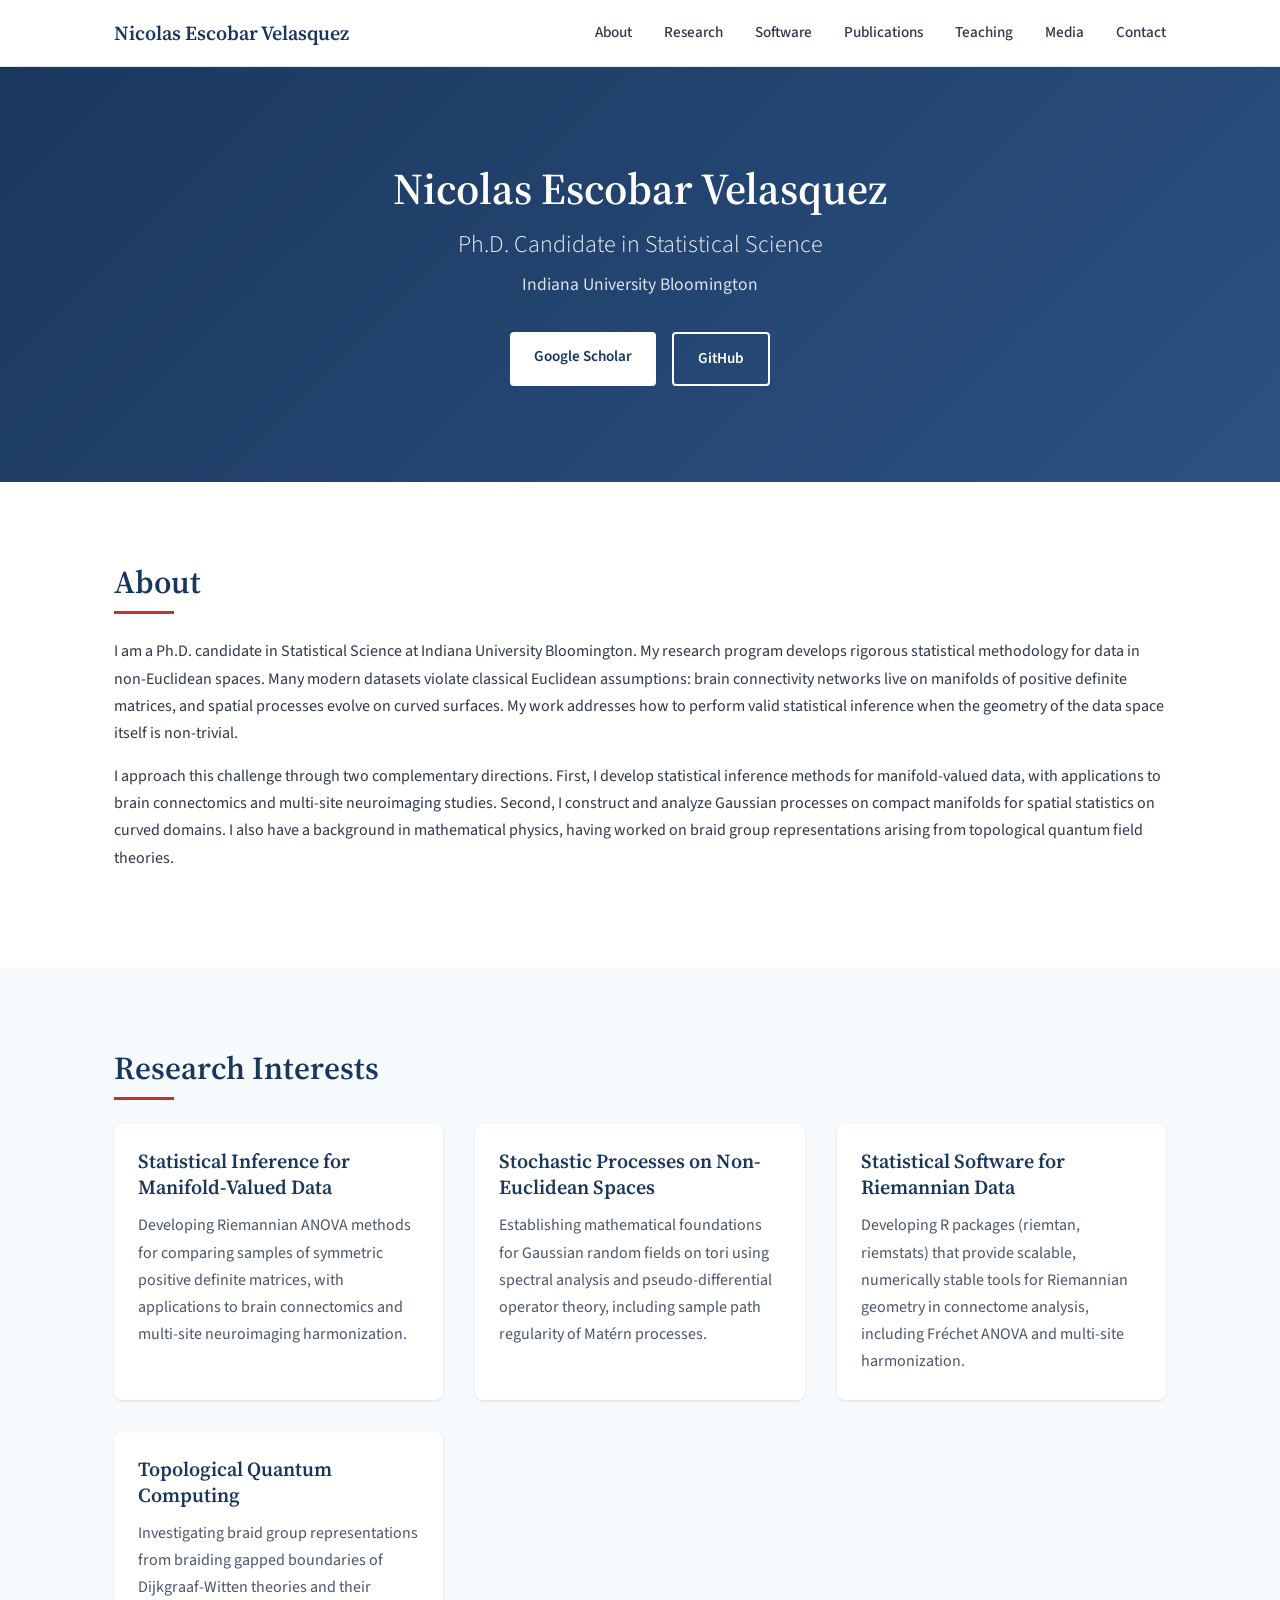
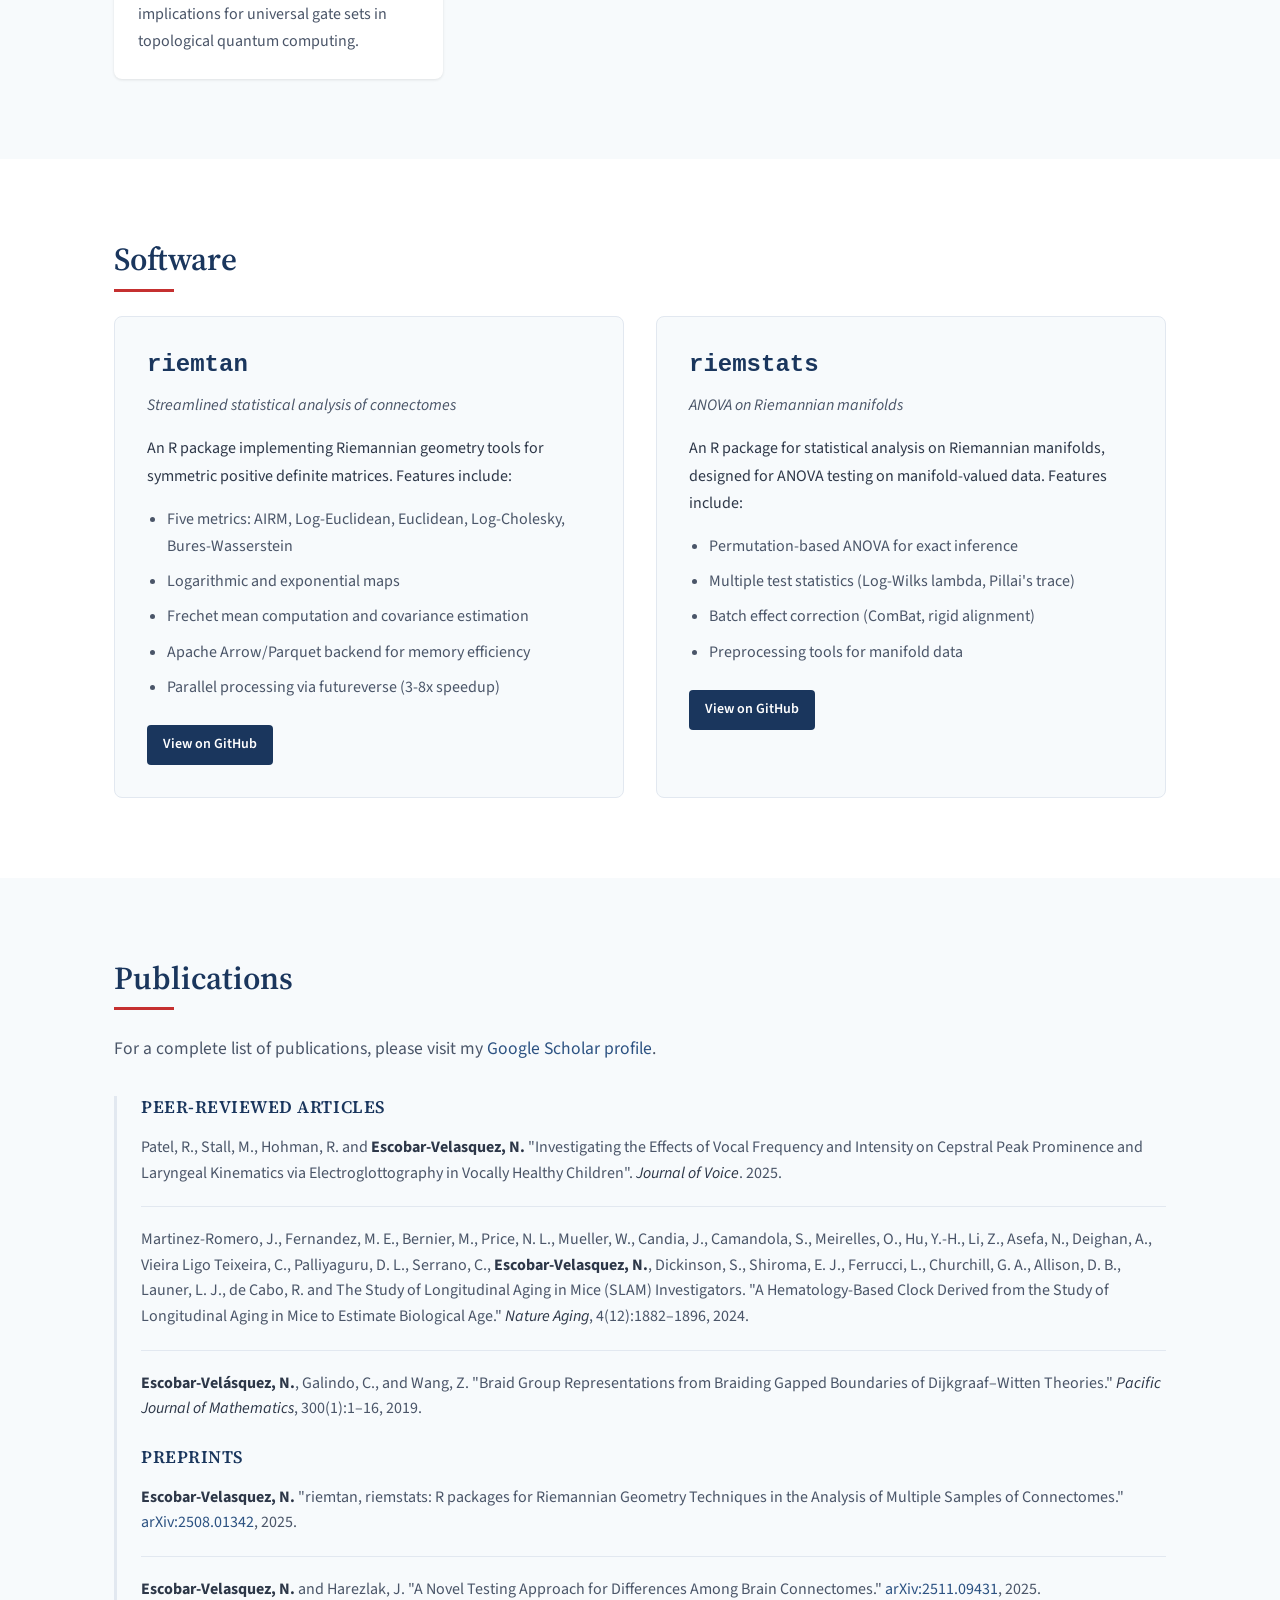
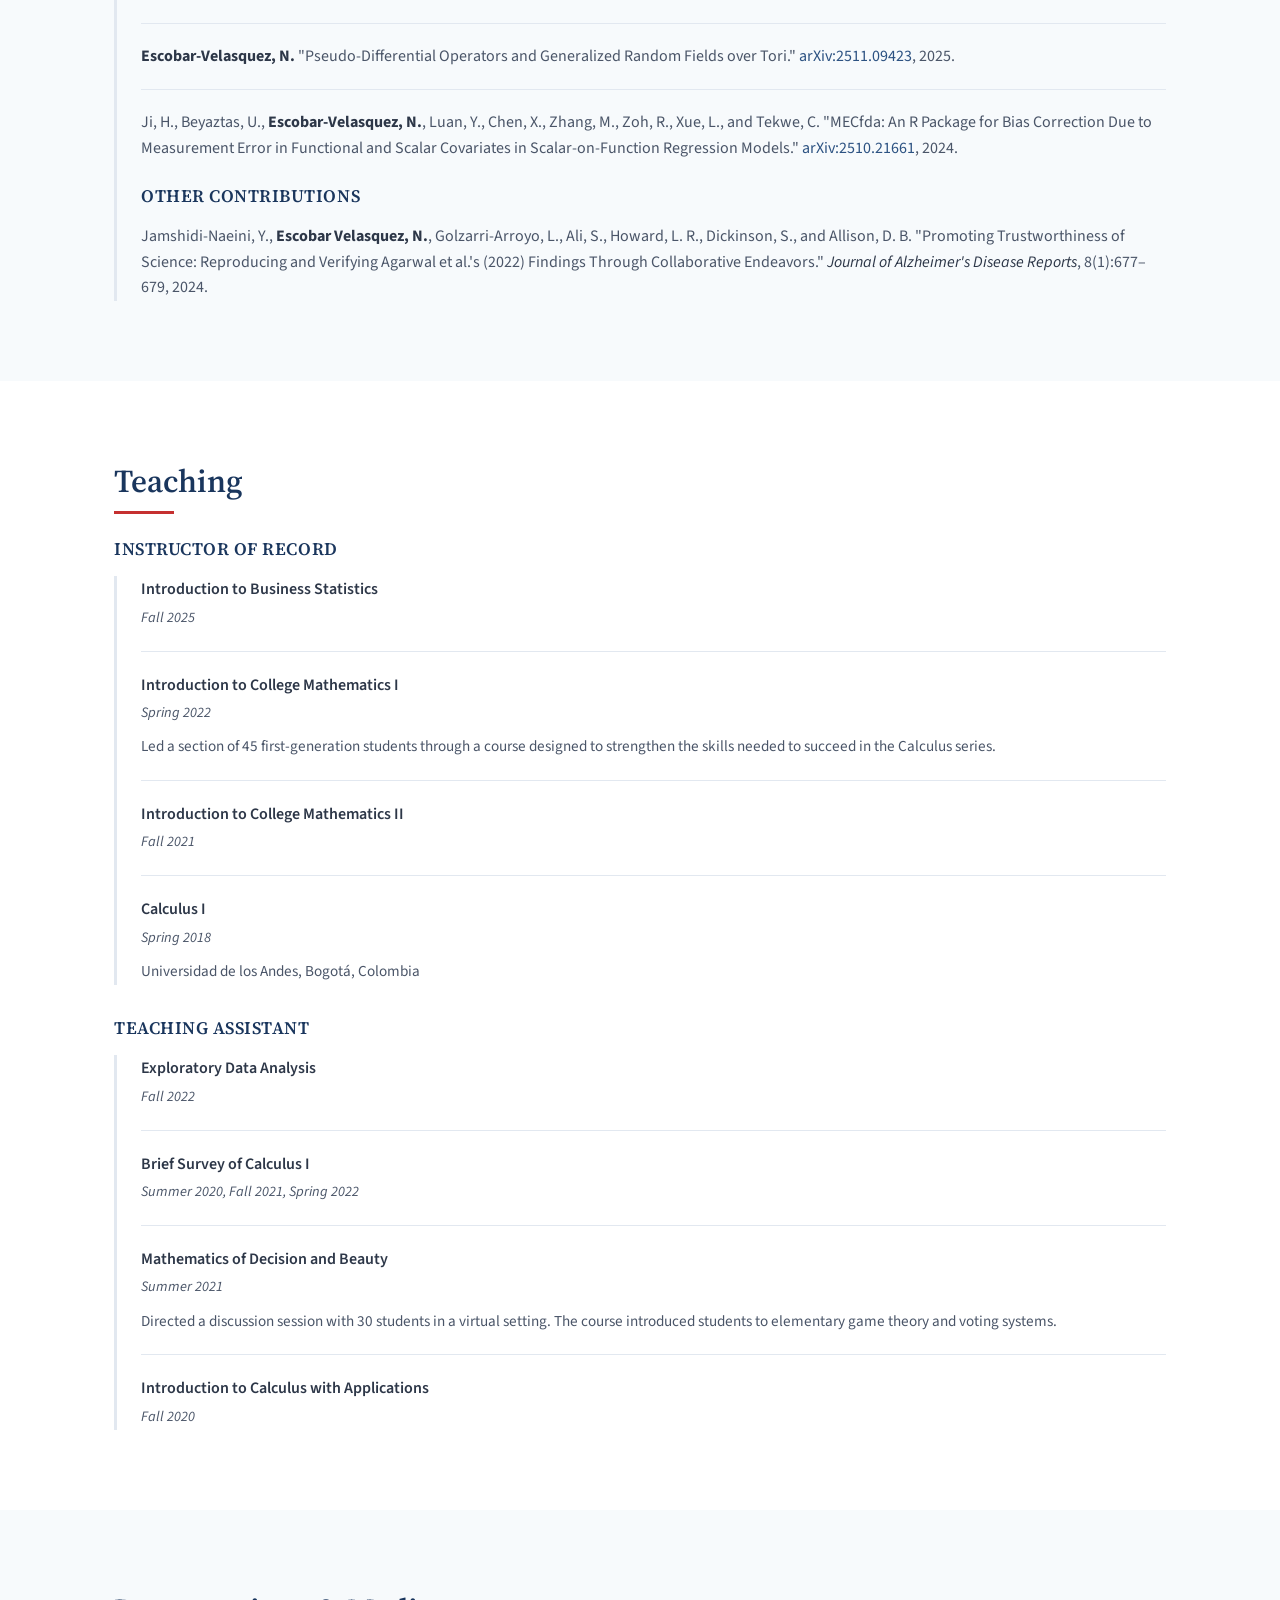
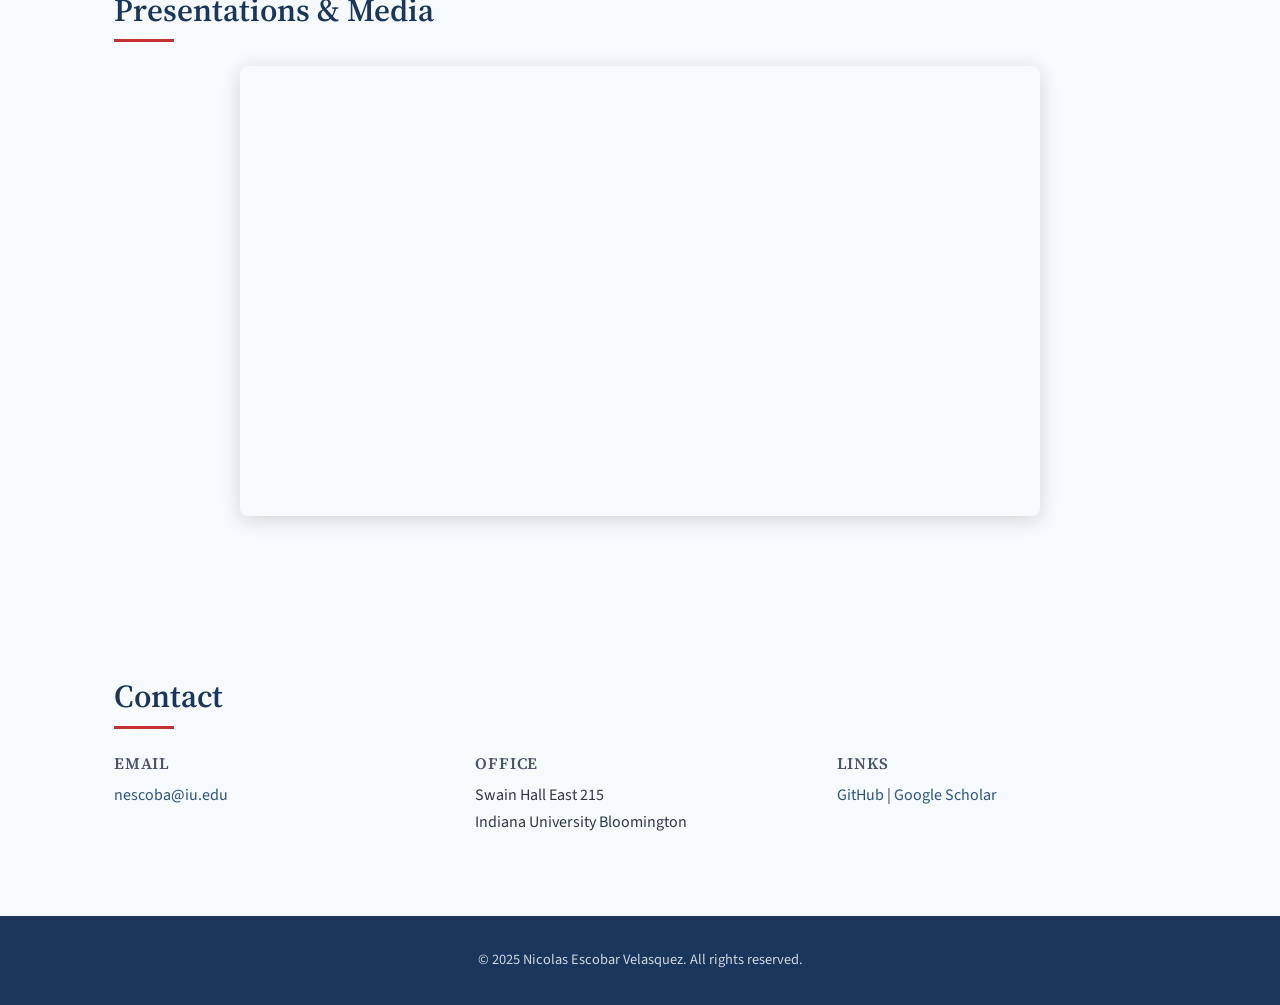
<file: index.html>
<!DOCTYPE html>
<html lang="en">
<head>
    <meta charset="UTF-8">
    <meta name="viewport" content="width=device-width, initial-scale=1.0">
    <title>Nicolas Escobar Velasquez | Statistics Researcher</title>
    <link rel="stylesheet" href="styles.css">
    <link rel="preconnect" href="https://fonts.googleapis.com">
    <link rel="preconnect" href="https://fonts.gstatic.com" crossorigin>
    <link href="https://fonts.googleapis.com/css2?family=Source+Sans+Pro:wght@300;400;600;700&family=Source+Serif+Pro:wght@400;600&display=swap" rel="stylesheet">
</head>
<body>
    <nav class="navbar">
        <div class="nav-container">
            <a href="#" class="nav-brand">Nicolas Escobar Velasquez</a>
            <ul class="nav-links">
                <li><a href="#about">About</a></li>
                <li><a href="#research">Research</a></li>
                <li><a href="#software">Software</a></li>
                <li><a href="#publications">Publications</a></li>
                <li><a href="#teaching">Teaching</a></li>
                <li><a href="#media">Media</a></li>
                <li><a href="#contact">Contact</a></li>
            </ul>
        </div>
    </nav>

    <header class="hero">
        <div class="hero-content">
            <h1>Nicolas Escobar Velasquez</h1>
            <p class="subtitle">Ph.D. Candidate in Statistical Science</p>
            <p class="affiliation">Indiana University Bloomington</p>
            <div class="hero-links">
                <a href="https://scholar.google.com/citations?user=PB8JF8cAAAAJ&hl=en" target="_blank" class="btn">Google Scholar</a>
                <a href="https://github.com/nicoesve" target="_blank" class="btn btn-outline">GitHub</a>
            </div>
        </div>
    </header>

    <main>
        <section id="about" class="section">
            <div class="container">
                <h2>About</h2>
                <p>I am a Ph.D. candidate in Statistical Science at Indiana University Bloomington. My research program develops rigorous statistical methodology for data in non-Euclidean spaces. Many modern datasets violate classical Euclidean assumptions: brain connectivity networks live on manifolds of positive definite matrices, and spatial processes evolve on curved surfaces. My work addresses how to perform valid statistical inference when the geometry of the data space itself is non-trivial.</p>
                <p>I approach this challenge through two complementary directions. First, I develop statistical inference methods for manifold-valued data, with applications to brain connectomics and multi-site neuroimaging studies. Second, I construct and analyze Gaussian processes on compact manifolds for spatial statistics on curved domains. I also have a background in mathematical physics, having worked on braid group representations arising from topological quantum field theories.</p>
            </div>
        </section>

        <section id="research" class="section section-alt">
            <div class="container">
                <h2>Research Interests</h2>
                <div class="research-grid">
                    <div class="research-item">
                        <h3>Statistical Inference for Manifold-Valued Data</h3>
                        <p>Developing Riemannian ANOVA methods for comparing samples of symmetric positive definite matrices, with applications to brain connectomics and multi-site neuroimaging harmonization.</p>
                    </div>
                    <div class="research-item">
                        <h3>Stochastic Processes on Non-Euclidean Spaces</h3>
                        <p>Establishing mathematical foundations for Gaussian random fields on tori using spectral analysis and pseudo-differential operator theory, including sample path regularity of Matérn processes.</p>
                    </div>
                    <div class="research-item">
                        <h3>Statistical Software for Riemannian Data</h3>
                        <p>Developing R packages (riemtan, riemstats) that provide scalable, numerically stable tools for Riemannian geometry in connectome analysis, including Fréchet ANOVA and multi-site harmonization.</p>
                    </div>
                    <div class="research-item">
                        <h3>Topological Quantum Computing</h3>
                        <p>Investigating braid group representations from braiding gapped boundaries of Dijkgraaf-Witten theories and their implications for universal gate sets in topological quantum computing.</p>
                    </div>
                </div>
            </div>
        </section>

        <section id="software" class="section">
            <div class="container">
                <h2>Software</h2>
                <div class="software-grid">
                    <div class="software-card">
                        <h3>riemtan</h3>
                        <p class="software-tagline">Streamlined statistical analysis of connectomes</p>
                        <p>An R package implementing Riemannian geometry tools for symmetric positive definite matrices. Features include:</p>
                        <ul>
                            <li>Five metrics: AIRM, Log-Euclidean, Euclidean, Log-Cholesky, Bures-Wasserstein</li>
                            <li>Logarithmic and exponential maps</li>
                            <li>Frechet mean computation and covariance estimation</li>
                            <li>Apache Arrow/Parquet backend for memory efficiency</li>
                            <li>Parallel processing via futureverse (3-8x speedup)</li>
                        </ul>
                        <a href="https://github.com/nicoesve/riemtan" target="_blank" class="btn btn-small">View on GitHub</a>
                    </div>
                    <div class="software-card">
                        <h3>riemstats</h3>
                        <p class="software-tagline">ANOVA on Riemannian manifolds</p>
                        <p>An R package for statistical analysis on Riemannian manifolds, designed for ANOVA testing on manifold-valued data. Features include:</p>
                        <ul>
                            <li>Permutation-based ANOVA for exact inference</li>
                            <li>Multiple test statistics (Log-Wilks lambda, Pillai's trace)</li>
                            <li>Batch effect correction (ComBat, rigid alignment)</li>
                            <li>Preprocessing tools for manifold data</li>
                        </ul>
                        <a href="https://github.com/nicoesve/riemstats" target="_blank" class="btn btn-small">View on GitHub</a>
                    </div>
                </div>
            </div>
        </section>

        <section id="publications" class="section section-alt">
            <div class="container">
                <h2>Publications</h2>
                <p class="section-note">For a complete list of publications, please visit my <a href="https://scholar.google.com/citations?user=PB8JF8cAAAAJ&hl=en" target="_blank">Google Scholar profile</a>.</p>
                <div class="publications-list">
                    <h3>Peer-Reviewed Articles</h3>
                    <ul class="publication-items">
                        <li>Patel, R., Stall, M., Hohman, R. and <strong>Escobar-Velasquez, N.</strong> "Investigating the Effects of Vocal Frequency and Intensity on Cepstral Peak Prominence and Laryngeal Kinematics via Electroglottography in Vocally Healthy Children". <em>Journal of Voice</em>. 2025.</li>
                        <li>Martinez-Romero, J., Fernandez, M. E., Bernier, M., Price, N. L., Mueller, W., Candia, J., Camandola, S., Meirelles, O., Hu, Y.-H., Li, Z., Asefa, N., Deighan, A., Vieira Ligo Teixeira, C., Palliyaguru, D. L., Serrano, C., <strong>Escobar-Velasquez, N.</strong>, Dickinson, S., Shiroma, E. J., Ferrucci, L., Churchill, G. A., Allison, D. B., Launer, L. J., de Cabo, R. and The Study of Longitudinal Aging in Mice (SLAM) Investigators. "A Hematology-Based Clock Derived from the Study of Longitudinal Aging in Mice to Estimate Biological Age." <em>Nature Aging</em>, 4(12):1882–1896, 2024.</li>
                        <li><strong>Escobar-Velásquez, N.</strong>, Galindo, C., and Wang, Z. "Braid Group Representations from Braiding Gapped Boundaries of Dijkgraaf–Witten Theories." <em>Pacific Journal of Mathematics</em>, 300(1):1–16, 2019.</li>
                    </ul>

                    <h3>Preprints</h3>
                    <ul class="publication-items">
                        <li><strong>Escobar-Velasquez, N.</strong> "riemtan, riemstats: R packages for Riemannian Geometry Techniques in the Analysis of Multiple Samples of Connectomes." <a href="https://arxiv.org/abs/2508.01342" target="_blank">arXiv:2508.01342</a>, 2025.</li>
                        <li><strong>Escobar-Velasquez, N.</strong> and Harezlak, J. "A Novel Testing Approach for Differences Among Brain Connectomes." <a href="https://arxiv.org/abs/2511.09431" target="_blank">arXiv:2511.09431</a>, 2025.</li>
                        <li><strong>Escobar-Velasquez, N.</strong> "Pseudo-Differential Operators and Generalized Random Fields over Tori." <a href="https://arxiv.org/abs/2511.09423" target="_blank">arXiv:2511.09423</a>, 2025.</li>
                        <li>Ji, H., Beyaztas, U., <strong>Escobar-Velasquez, N.</strong>, Luan, Y., Chen, X., Zhang, M., Zoh, R., Xue, L., and Tekwe, C. "MECfda: An R Package for Bias Correction Due to Measurement Error in Functional and Scalar Covariates in Scalar-on-Function Regression Models." <a href="https://arxiv.org/abs/2510.21661" target="_blank">arXiv:2510.21661</a>, 2024.</li>
                    </ul>

                    <h3>Other Contributions</h3>
                    <ul class="publication-items">
                        <li>Jamshidi-Naeini, Y., <strong>Escobar Velasquez, N.</strong>, Golzarri-Arroyo, L., Ali, S., Howard, L. R., Dickinson, S., and Allison, D. B. "Promoting Trustworthiness of Science: Reproducing and Verifying Agarwal et al.'s (2022) Findings Through Collaborative Endeavors." <em>Journal of Alzheimer's Disease Reports</em>, 8(1):677–679, 2024.</li>
                    </ul>
                </div>
            </div>
        </section>

        <section id="teaching" class="section">
            <div class="container">
                <h2>Teaching</h2>
                <div class="teaching-content">
                    <h3>Instructor of Record</h3>
                    <ul class="teaching-list">
                        <li>
                            <span class="course-name">Introduction to Business Statistics</span>
                            <span class="course-term">Fall 2025</span>
                        </li>
                        <li>
                            <span class="course-name">Introduction to College Mathematics I</span>
                            <span class="course-term">Spring 2022</span>
                            <p class="course-description">Led a section of 45 first-generation students through a course designed to strengthen the skills needed to succeed in the Calculus series.</p>
                        </li>
                        <li>
                            <span class="course-name">Introduction to College Mathematics II</span>
                            <span class="course-term">Fall 2021</span>
                        </li>
                        <li>
                            <span class="course-name">Calculus I</span>
                            <span class="course-term">Spring 2018</span>
                            <p class="course-description">Universidad de los Andes, Bogotá, Colombia</p>
                        </li>
                    </ul>

                    <h3>Teaching Assistant</h3>
                    <ul class="teaching-list">
                        <li>
                            <span class="course-name">Exploratory Data Analysis</span>
                            <span class="course-term">Fall 2022</span>
                        </li>
                        <li>
                            <span class="course-name">Brief Survey of Calculus I</span>
                            <span class="course-term">Summer 2020, Fall 2021, Spring 2022</span>
                        </li>
                        <li>
                            <span class="course-name">Mathematics of Decision and Beauty</span>
                            <span class="course-term">Summer 2021</span>
                            <p class="course-description">Directed a discussion session with 30 students in a virtual setting. The course introduced students to elementary game theory and voting systems.</p>
                        </li>
                        <li>
                            <span class="course-name">Introduction to Calculus with Applications</span>
                            <span class="course-term">Fall 2020</span>
                        </li>
                    </ul>
                </div>
            </div>
        </section>

        <section id="media" class="section section-alt">
            <div class="container">
                <h2>Presentations & Media</h2>
                <div class="media-content">
                    <div class="video-container">
                        <iframe
                            src="https://www.youtube.com/embed/FeeSp4NfXMc"
                            title="Research Presentation"
                            frameborder="0"
                            allow="accelerometer; autoplay; clipboard-write; encrypted-media; gyroscope; picture-in-picture"
                            allowfullscreen>
                        </iframe>
                    </div>
                </div>
            </div>
        </section>

        <section id="contact" class="section section-alt">
            <div class="container">
                <h2>Contact</h2>
                <div class="contact-info">
                    <div class="contact-item">
                        <h3>Email</h3>
                        <p><a href="mailto:nescoba@iu.edu">nescoba@iu.edu</a></p>
                    </div>
                    <div class="contact-item">
                        <h3>Office</h3>
                        <p>Swain Hall East 215<br>Indiana University Bloomington</p>
                    </div>
                    <div class="contact-item">
                        <h3>Links</h3>
                        <p>
                            <a href="https://github.com/nicoesve" target="_blank">GitHub</a> |
                            <a href="https://scholar.google.com/citations?user=PB8JF8cAAAAJ&hl=en" target="_blank">Google Scholar</a>
                        </p>
                    </div>
                </div>
            </div>
        </section>
    </main>

    <footer>
        <div class="container">
            <p>&copy; 2025 Nicolas Escobar Velasquez. All rights reserved.</p>
        </div>
    </footer>
</body>
</html>
</file>
<file: styles.css>
/* Reset and Base Styles */
*, *::before, *::after {
    box-sizing: border-box;
    margin: 0;
    padding: 0;
}

:root {
    --color-primary: #1a365d;
    --color-primary-light: #2c5282;
    --color-accent: #c53030;
    --color-text: #2d3748;
    --color-text-light: #4a5568;
    --color-bg: #ffffff;
    --color-bg-alt: #f7fafc;
    --color-border: #e2e8f0;
    --font-sans: 'Source Sans Pro', -apple-system, BlinkMacSystemFont, 'Segoe UI', Roboto, sans-serif;
    --font-serif: 'Source Serif Pro', Georgia, 'Times New Roman', serif;
    --max-width: 1100px;
    --transition: 0.2s ease;
}

html {
    scroll-behavior: smooth;
}

body {
    font-family: var(--font-sans);
    font-size: 16px;
    line-height: 1.7;
    color: var(--color-text);
    background-color: var(--color-bg);
}

/* Typography */
h1, h2, h3, h4 {
    font-family: var(--font-serif);
    font-weight: 600;
    line-height: 1.3;
    color: var(--color-primary);
}

h1 {
    font-size: 2.75rem;
}

h2 {
    font-size: 2rem;
    margin-bottom: 1.5rem;
    position: relative;
}

h2::after {
    content: '';
    display: block;
    width: 60px;
    height: 3px;
    background-color: var(--color-accent);
    margin-top: 0.5rem;
}

h3 {
    font-size: 1.25rem;
    margin-bottom: 0.75rem;
}

p {
    margin-bottom: 1rem;
}

a {
    color: var(--color-primary-light);
    text-decoration: none;
    transition: color var(--transition);
}

a:hover {
    color: var(--color-accent);
}

/* Layout */
.container {
    max-width: var(--max-width);
    margin: 0 auto;
    padding: 0 1.5rem;
}

.section {
    padding: 5rem 0;
}

.section-alt {
    background-color: var(--color-bg-alt);
}

/* Navigation */
.navbar {
    position: fixed;
    top: 0;
    left: 0;
    right: 0;
    background-color: var(--color-bg);
    border-bottom: 1px solid var(--color-border);
    z-index: 1000;
    padding: 1rem 0;
}

.nav-container {
    max-width: var(--max-width);
    margin: 0 auto;
    padding: 0 1.5rem;
    display: flex;
    justify-content: space-between;
    align-items: center;
}

.nav-brand {
    font-family: var(--font-serif);
    font-size: 1.25rem;
    font-weight: 600;
    color: var(--color-primary);
}

.nav-links {
    display: flex;
    list-style: none;
    gap: 2rem;
}

.nav-links a {
    color: var(--color-text);
    font-size: 0.95rem;
    font-weight: 500;
    transition: color var(--transition);
}

.nav-links a:hover {
    color: var(--color-primary);
}

/* Hero Section */
.hero {
    background: linear-gradient(135deg, var(--color-primary) 0%, var(--color-primary-light) 100%);
    color: white;
    padding: 10rem 1.5rem 6rem;
    text-align: center;
}

.hero-content {
    max-width: 700px;
    margin: 0 auto;
}

.hero h1 {
    color: white;
    margin-bottom: 0.5rem;
}

.subtitle {
    font-size: 1.5rem;
    font-weight: 300;
    margin-bottom: 0.25rem;
    opacity: 0.95;
}

.affiliation {
    font-size: 1.1rem;
    opacity: 0.85;
    margin-bottom: 2rem;
}

.hero-links {
    display: flex;
    gap: 1rem;
    justify-content: center;
    flex-wrap: wrap;
}

/* Buttons */
.btn {
    display: inline-block;
    padding: 0.75rem 1.5rem;
    border-radius: 4px;
    font-weight: 600;
    font-size: 0.95rem;
    transition: all var(--transition);
    cursor: pointer;
    background-color: white;
    color: var(--color-primary);
}

.btn:hover {
    background-color: var(--color-bg-alt);
    color: var(--color-primary);
    transform: translateY(-1px);
}

.btn-outline {
    background-color: transparent;
    border: 2px solid white;
    color: white;
}

.btn-outline:hover {
    background-color: white;
    color: var(--color-primary);
}

.btn-small {
    padding: 0.5rem 1rem;
    font-size: 0.875rem;
    background-color: var(--color-primary);
    color: white;
}

.btn-small:hover {
    background-color: var(--color-primary-light);
    color: white;
}

/* Research Grid */
.research-grid {
    display: grid;
    grid-template-columns: repeat(auto-fit, minmax(280px, 1fr));
    gap: 2rem;
}

.research-item {
    padding: 1.5rem;
    background-color: white;
    border-radius: 8px;
    box-shadow: 0 1px 3px rgba(0, 0, 0, 0.1);
}

.research-item h3 {
    color: var(--color-primary);
}

.research-item p {
    color: var(--color-text-light);
    margin-bottom: 0;
}

/* Software Cards */
.software-grid {
    display: grid;
    grid-template-columns: repeat(auto-fit, minmax(350px, 1fr));
    gap: 2rem;
}

.software-card {
    background-color: var(--color-bg-alt);
    border: 1px solid var(--color-border);
    border-radius: 8px;
    padding: 2rem;
}

.software-card h3 {
    font-family: 'Courier New', monospace;
    font-size: 1.5rem;
    color: var(--color-primary);
}

.software-tagline {
    font-style: italic;
    color: var(--color-text-light);
    margin-bottom: 1rem;
}

.software-card ul {
    margin: 1rem 0 1.5rem 1.25rem;
    color: var(--color-text-light);
}

.software-card li {
    margin-bottom: 0.5rem;
}

/* Publications */
.section-note {
    font-size: 1.1rem;
    color: var(--color-text-light);
    margin-bottom: 2rem;
}

.publications-list {
    border-left: 3px solid var(--color-border);
    padding-left: 1.5rem;
}

.publication-item {
    margin-bottom: 1.5rem;
    padding-bottom: 1.5rem;
    border-bottom: 1px solid var(--color-border);
}

.publication-item:last-child {
    border-bottom: none;
}

.publication-title {
    font-weight: 600;
    color: var(--color-primary);
    margin-bottom: 0.25rem;
}

.publication-authors {
    color: var(--color-text-light);
    font-size: 0.95rem;
}

.publication-venue {
    font-style: italic;
    color: var(--color-text-light);
    font-size: 0.9rem;
}

.placeholder-text {
    color: var(--color-text-light);
    font-style: italic;
}

.publications-list h3 {
    font-size: 1.1rem;
    color: var(--color-primary);
    margin-top: 1.5rem;
    margin-bottom: 1rem;
    text-transform: uppercase;
    letter-spacing: 0.03em;
}

.publications-list h3:first-child {
    margin-top: 0;
}

.publication-items {
    list-style: none;
    margin: 0;
    padding: 0;
}

.publication-items li {
    margin-bottom: 1.25rem;
    padding-bottom: 1.25rem;
    border-bottom: 1px solid var(--color-border);
    line-height: 1.6;
    color: var(--color-text-light);
}

.publication-items li:last-child {
    border-bottom: none;
    margin-bottom: 0;
    padding-bottom: 0;
}

.publication-items strong {
    color: var(--color-text);
}

.publication-items em {
    color: var(--color-text);
}

/* Teaching Section */
.teaching-content h3 {
    font-size: 1.1rem;
    color: var(--color-primary);
    margin-top: 2rem;
    margin-bottom: 1rem;
    text-transform: uppercase;
    letter-spacing: 0.03em;
}

.teaching-content h3:first-child {
    margin-top: 0;
}

.teaching-list {
    list-style: none;
    margin: 0;
    padding: 0;
    border-left: 3px solid var(--color-border);
    padding-left: 1.5rem;
}

.teaching-list li {
    margin-bottom: 1.25rem;
    padding-bottom: 1.25rem;
    border-bottom: 1px solid var(--color-border);
}

.teaching-list li:last-child {
    border-bottom: none;
    margin-bottom: 0;
    padding-bottom: 0;
}

.course-name {
    font-weight: 600;
    color: var(--color-text);
    display: block;
}

.course-term {
    color: var(--color-text-light);
    font-size: 0.9rem;
    font-style: italic;
}

.course-description {
    color: var(--color-text-light);
    font-size: 0.95rem;
    margin-top: 0.5rem;
    margin-bottom: 0;
}

/* Media Section */
.media-content {
    max-width: 800px;
    margin: 0 auto;
}

.video-container {
    position: relative;
    padding-bottom: 56.25%;
    height: 0;
    overflow: hidden;
    border-radius: 8px;
    box-shadow: 0 4px 20px rgba(0, 0, 0, 0.15);
}

.video-container iframe {
    position: absolute;
    top: 0;
    left: 0;
    width: 100%;
    height: 100%;
}

/* Contact Section */
.contact-info {
    display: grid;
    grid-template-columns: repeat(auto-fit, minmax(200px, 1fr));
    gap: 2rem;
}

.contact-item h3 {
    font-size: 1rem;
    text-transform: uppercase;
    letter-spacing: 0.05em;
    color: var(--color-text-light);
    margin-bottom: 0.5rem;
}

.contact-item p {
    margin-bottom: 0;
}

/* Footer */
footer {
    background-color: var(--color-primary);
    color: white;
    padding: 2rem 0;
    text-align: center;
}

footer p {
    margin: 0;
    opacity: 0.8;
    font-size: 0.9rem;
}

/* Responsive Design */
@media (max-width: 768px) {
    h1 {
        font-size: 2rem;
    }

    h2 {
        font-size: 1.5rem;
    }

    .subtitle {
        font-size: 1.25rem;
    }

    .nav-links {
        display: none;
    }

    .hero {
        padding: 8rem 1.5rem 4rem;
    }

    .section {
        padding: 3rem 0;
    }

    .software-grid {
        grid-template-columns: 1fr;
    }

    .contact-info {
        grid-template-columns: 1fr;
        text-align: center;
    }
}

@media (max-width: 480px) {
    .hero-links {
        flex-direction: column;
        align-items: center;
    }

    .btn {
        width: 100%;
        max-width: 250px;
        text-align: center;
    }
}
</file>
